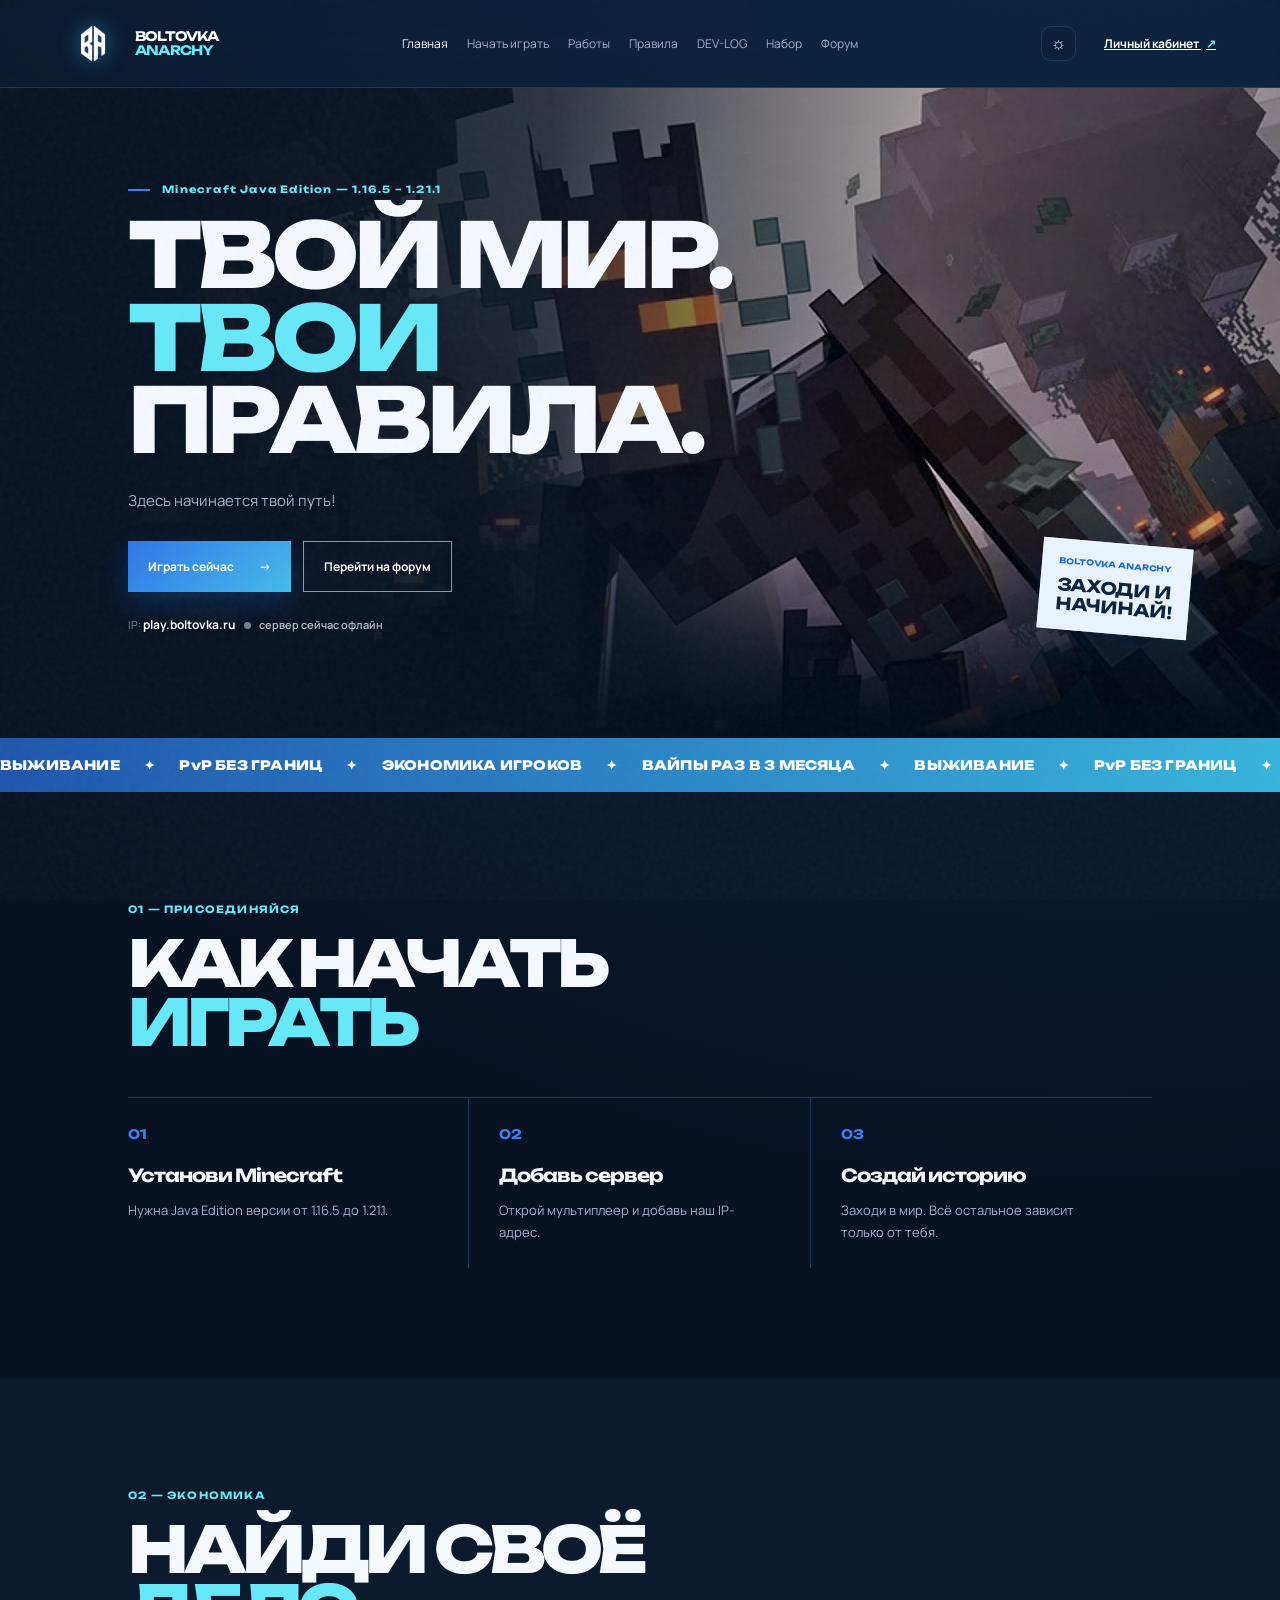
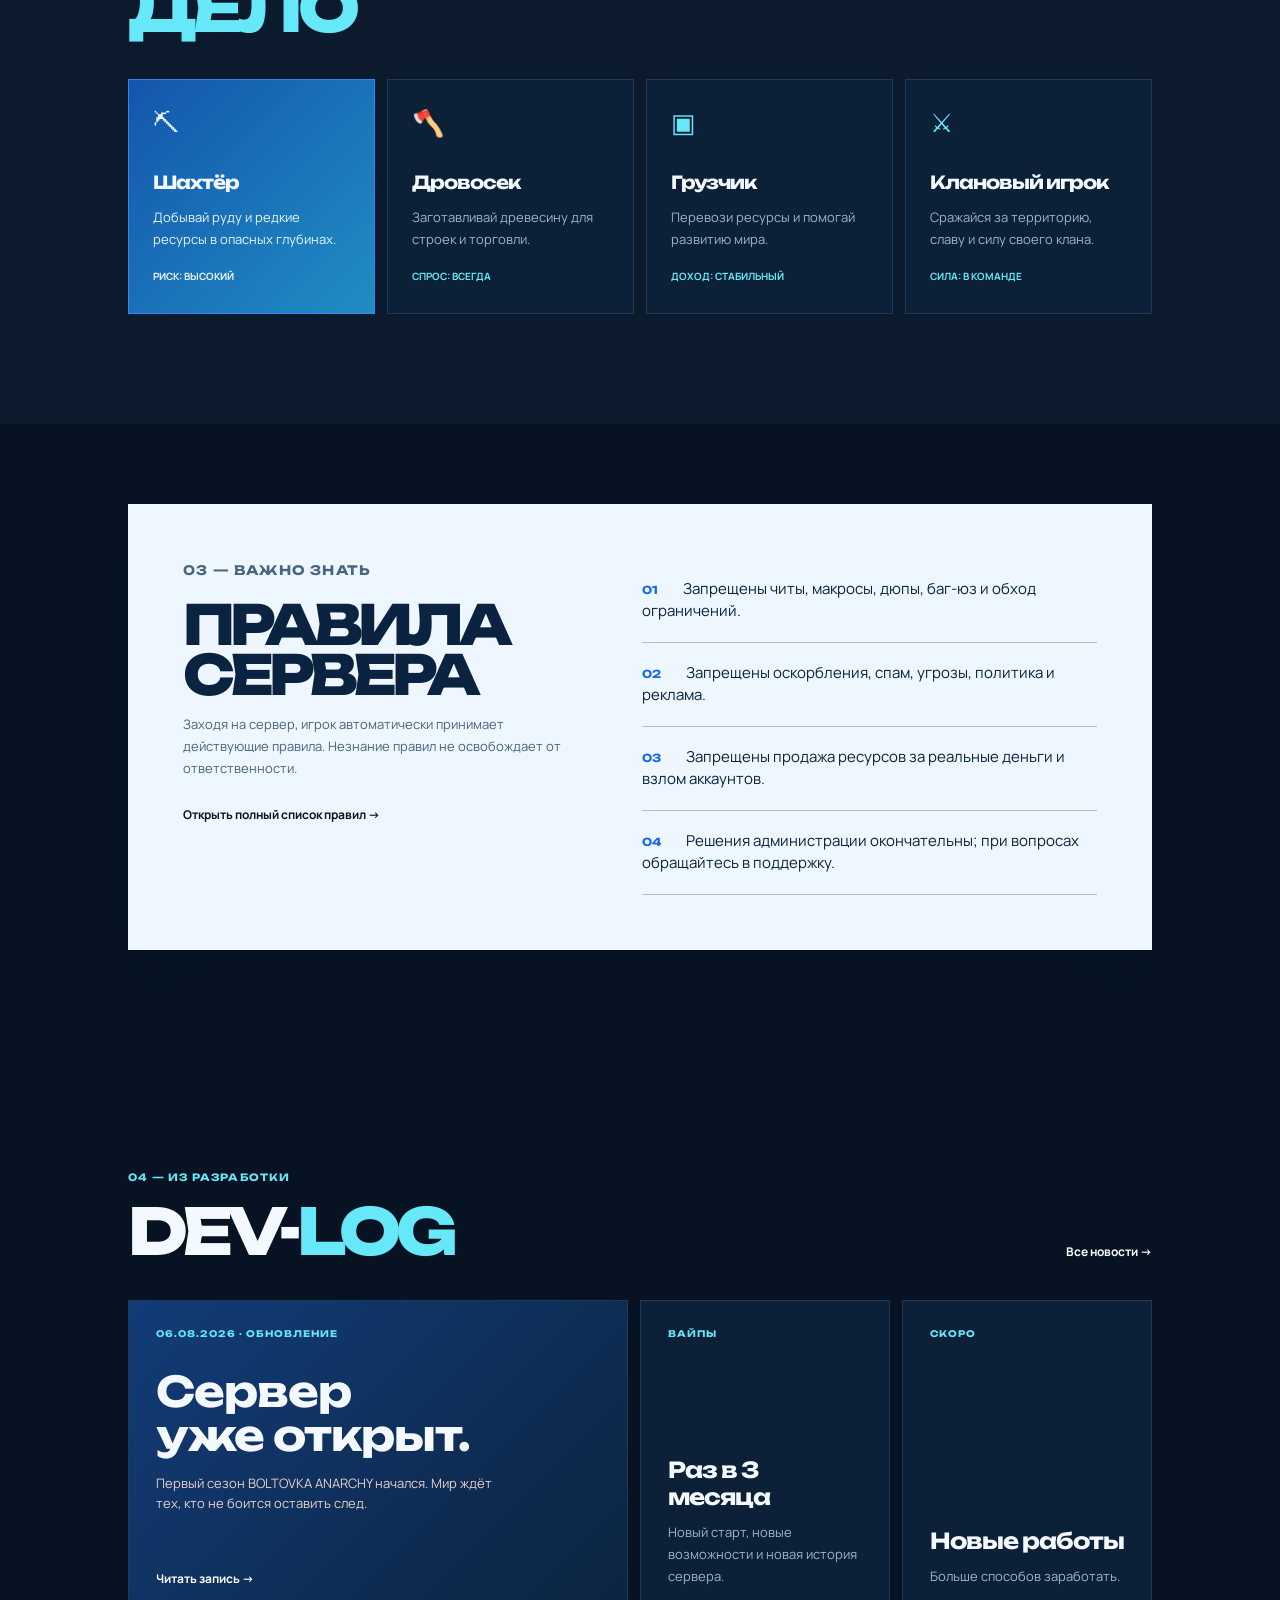
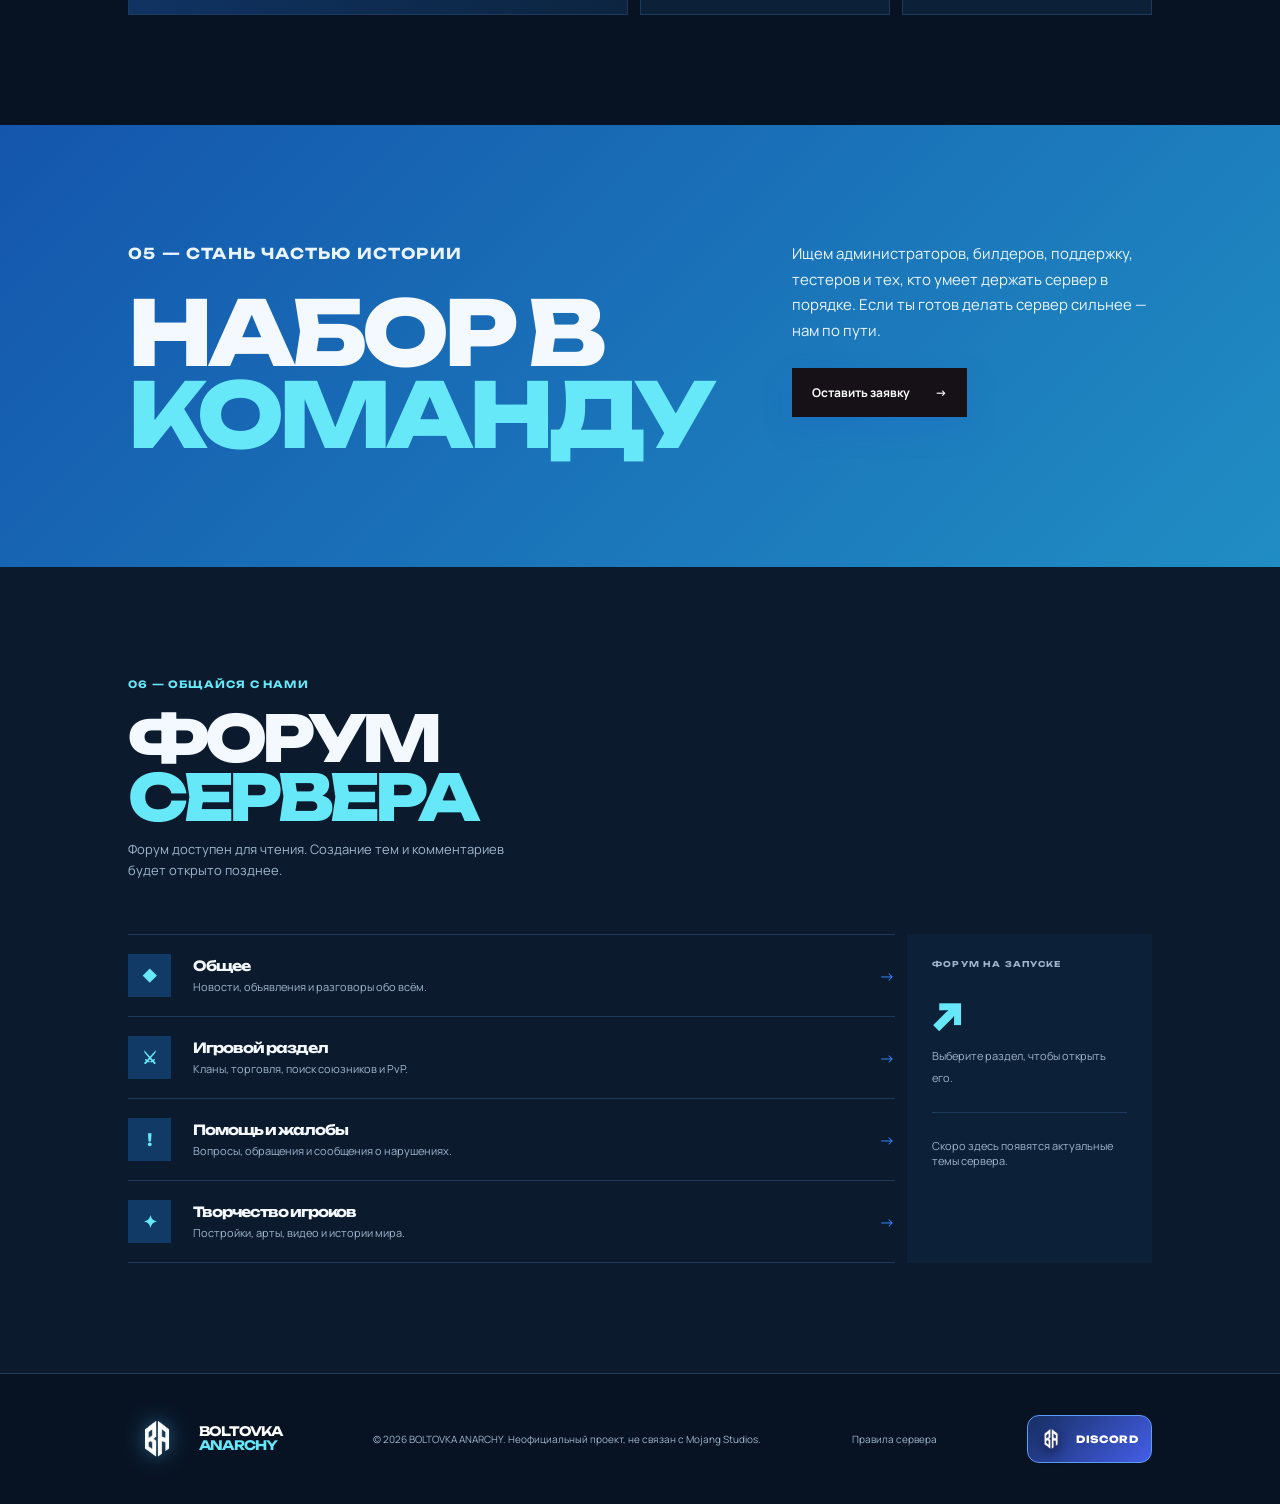
<file: index.html>
<!doctype html>
<html lang="ru">
  <head>
    <meta charset="UTF-8" />
    <meta name="viewport" content="width=device-width, initial-scale=1.0" />
    <meta name="theme-color" content="#081a33" />
    <meta name="description" content="Официальный форум Minecraft-сервера BOLTOVKA ANARCHY" />
    <title>BOLTOVKA ANARCHY — Minecraft форум</title>
    <link rel="icon" type="image/png" href="assets/boltovka-mark.png" />
    <link rel="preconnect" href="https://fonts.googleapis.com" />
    <link rel="preconnect" href="https://fonts.gstatic.com" crossorigin />
    <link href="https://fonts.googleapis.com/css2?family=Manrope:wght@400;500;600;700;800&family=Unbounded:wght@500;700;800&display=swap" rel="stylesheet" />
    <link rel="stylesheet" href="styles.css" />
    <script src="theme.js"></script>
  </head>
  <body>
    <div class="noise"></div>
    <header class="header">
      <a class="brand" href="#home" aria-label="BOLTOVKA ANARCHY — главная">
        <img class="brand-logo" src="assets/boltovka-mark.png" alt="" />
        <span>BOLTOVKA<br /><em>ANARCHY</em></span>
      </a>
      <button class="menu-toggle" aria-label="Открыть меню" aria-expanded="false">☰</button>
      <nav class="nav" aria-label="Основная навигация">
        <a class="active" href="#home">Главная</a>
        <a href="#start">Начать играть</a>
        <a href="#jobs">Работы</a>
        <a href="rules.html">Правила</a>
        <a href="#news">DEV-LOG</a>
        <a href="#apply">Набор</a>
        <a href="#forum">Форум</a>
      </nav>
      <button class="theme-toggle" type="button" aria-label="Переключить тему" title="Светлая / тёмная тема">☼</button>
      <a class="account-button" href="account.html">Личный кабинет <span>↗</span></a>
    </header>

    <main>
      <section class="hero" id="home">
        <div class="hero-grid"></div>
        <div class="hero-copy">
          <p class="eyebrow"><span></span> Minecraft Java Edition — 1.16.5 – 1.21.1</p>
          <h1>ТВОЙ МИР.<br /><i>ТВОИ</i> ПРАВИЛА.</h1>
          <p class="hero-text">Здесь начинается твой путь!</p>
          <div class="hero-actions">
            <button class="button primary" data-copy="play.boltovka.ru">Играть сейчас <b>→</b></button>
            <a class="button secondary" href="#forum">Перейти на форум</a>
          </div>
          <p class="server-ip">IP: <button data-copy="play.boltovka.ru">play.boltovka.ru</button><span class="online-dot offline" id="online-dot"></span><strong id="online-status">проверяем онлайн…</strong></p>
        </div>
        <div class="hero-art" aria-hidden="true">
          <div class="hero-photo"></div>
          <div class="floating-card"><small>BOLTOVKA ANARCHY</small><b>ЗАХОДИ И<br />НАЧИНАЙ!</b></div>
        </div>
      </section>

      <section class="ticker" aria-label="Особенности сервера"><div class="ticker-track"><div class="ticker-copy">ВЫЖИВАНИЕ <b>✦</b> PvP БЕЗ ГРАНИЦ <b>✦</b> ЭКОНОМИКА ИГРОКОВ <b>✦</b> ВАЙПЫ РАЗ В 3 МЕСЯЦА <b>✦</b> ВЫЖИВАНИЕ <b>✦</b> PvP БЕЗ ГРАНИЦ <b>✦</b> ЭКОНОМИКА ИГРОКОВ <b>✦</b> ВАЙПЫ РАЗ В 3 МЕСЯЦА <b>✦</b> ВЫЖИВАНИЕ <b>✦</b> PvP БЕЗ ГРАНИЦ <b>✦</b> ЭКОНОМИКА ИГРОКОВ <b>✦</b> ВАЙПЫ РАЗ В 3 МЕСЯЦА <b>✦</b></div><div class="ticker-copy" aria-hidden="true">ВЫЖИВАНИЕ <b>✦</b> PvP БЕЗ ГРАНИЦ <b>✦</b> ЭКОНОМИКА ИГРОКОВ <b>✦</b> ВАЙПЫ РАЗ В 3 МЕСЯЦА <b>✦</b> ВЫЖИВАНИЕ <b>✦</b> PvP БЕЗ ГРАНИЦ <b>✦</b> ЭКОНОМИКА ИГРОКОВ <b>✦</b> ВАЙПЫ РАЗ В 3 МЕСЯЦА <b>✦</b> ВЫЖИВАНИЕ <b>✦</b> PvP БЕЗ ГРАНИЦ <b>✦</b> ЭКОНОМИКА ИГРОКОВ <b>✦</b> ВАЙПЫ РАЗ В 3 МЕСЯЦА <b>✦</b></div></div></section>

      <section class="section start" id="start">
        <div class="section-title"><p class="eyebrow">01 — ПРИСОЕДИНЯЙСЯ</p><h2>КАК НАЧАТЬ<br /><i>ИГРАТЬ</i></h2></div>
        <div class="steps">
          <article><span>01</span><h3>Установи Minecraft</h3><p>Нужна Java Edition версии от 1.16.5 до 1.21.1.</p></article>
          <article><span>02</span><h3>Добавь сервер</h3><p>Открой мультиплеер и добавь наш IP-адрес.</p></article>
          <article><span>03</span><h3>Создай историю</h3><p>Заходи в мир. Всё остальное зависит только от тебя.</p></article>
        </div>
      </section>

      <section class="section jobs" id="jobs">
        <div class="section-title"><p class="eyebrow">02 — ЭКОНОМИКА</p><h2>НАЙДИ СВОЁ<br /><i>ДЕЛО</i></h2></div>
        <div class="job-grid">
          <article class="job-card accent"><span>⛏</span><h3>Шахтёр</h3><p>Добывай руду и редкие ресурсы в опасных глубинах.</p><b>Риск: высокий</b></article>
          <article class="job-card"><span>🪓</span><h3>Дровосек</h3><p>Заготавливай древесину для строек и торговли.</p><b>Спрос: всегда</b></article>
          <article class="job-card"><span>▣</span><h3>Грузчик</h3><p>Перевози ресурсы и помогай развитию мира.</p><b>Доход: стабильный</b></article>
          <article class="job-card"><span>⚔</span><h3>Клановый игрок</h3><p>Сражайся за территорию, славу и силу своего клана.</p><b>Сила: в команде</b></article>
        </div>
      </section>

      <section class="section rules" id="rules">
        <div class="rules-panel"><div><p class="eyebrow">03 — ВАЖНО ЗНАТЬ</p><h2>ПРАВИЛА<br />СЕРВЕРА</h2><p>Заходя на сервер, игрок автоматически принимает действующие правила. Незнание правил не освобождает от ответственности.</p><a href="rules.html" class="text-link">Открыть полный список правил →</a></div><ol><li><b>01</b> Запрещены читы, макросы, дюпы, баг-юз и обход ограничений.</li><li><b>02</b> Запрещены оскорбления, спам, угрозы, политика и реклама.</li><li><b>03</b> Запрещены продажа ресурсов за реальные деньги и взлом аккаунтов.</li><li><b>04</b> Решения администрации окончательны; при вопросах обращайтесь в поддержку.</li></ol></div>
      </section>

      <section class="section news" id="news">
        <div class="section-row"><div class="section-title"><p class="eyebrow">04 — ИЗ РАЗРАБОТКИ</p><h2>DEV-<i>LOG</i></h2></div><a class="text-link" href="#forum">Все новости →</a></div>
        <div class="news-grid"><article class="news-feature"><p>06.08.2026 · ОБНОВЛЕНИЕ</p><h3>Сервер<br />уже открыт.</h3><span>Первый сезон BOLTOVKA ANARCHY начался. Мир ждёт тех, кто не боится оставить след.</span><a href="#forum">Читать запись →</a></article><article class="news-card"><p>ВАЙПЫ</p><h3>Раз в 3 месяца</h3><span>Новый старт, новые возможности и новая история сервера.</span></article><article class="news-card"><p>СКОРО</p><h3>Новые работы</h3><span>Больше способов заработать.</span></article></div>
      </section>

      <section class="section apply" id="apply"><div><p class="eyebrow">05 — СТАНЬ ЧАСТЬЮ ИСТОРИИ</p><h2>НАБОР В<br /><i>КОМАНДУ</i></h2></div><div><p>Ищем администраторов, билдеров, поддержку, тестеров и тех, кто умеет держать сервер в порядке. Если ты готов делать сервер сильнее — нам по пути.</p><a class="button primary" href="apply.html">Оставить заявку <b>→</b></a></div></section>

      <section class="forum" id="forum">
        <div class="forum-head"><div><p class="eyebrow">06 — ОБЩАЙСЯ С НАМИ</p><h2>ФОРУМ<br /><i>СЕРВЕРА</i></h2><p class="forum-description">Форум доступен для чтения. Создание тем и комментариев будет открыто позднее.</p></div></div>
        <div class="forum-layout"><div class="forum-categories">
          <a class="forum-category" href="forum.html?section=general"><div class="forum-icon">◆</div><div><h3>Общее</h3><p>Новости, объявления и разговоры обо всём.</p></div><i>→</i></a>
          <a class="forum-category" href="forum.html?section=game"><div class="forum-icon">⚔</div><div><h3>Игровой раздел</h3><p>Кланы, торговля, поиск союзников и PvP.</p></div><i>→</i></a>
          <a class="forum-category" href="forum.html?section=help"><div class="forum-icon">!</div><div><h3>Помощь и жалобы</h3><p>Вопросы, обращения и сообщения о нарушениях.</p></div><i>→</i></a>
          <a class="forum-category" href="forum.html?section=creative"><div class="forum-icon">✦</div><div><h3>Творчество игроков</h3><p>Постройки, арты, видео и истории мира.</p></div><i>→</i></a>
        </div>
        <aside class="forum-side"><p class="eyebrow">ФОРУМ НА ЗАПУСКЕ</p><strong>↗</strong><span>Выберите раздел, чтобы открыть его.</span><hr /><p>Скоро здесь появятся актуальные темы сервера.</p></aside></div>
      </section>
    </main>

    <footer><a class="brand" href="#home"><img class="brand-logo" src="assets/boltovka-mark.png" alt="" /><span>BOLTOVKA<br /><em>ANARCHY</em></span></a><p>© 2026 BOLTOVKA ANARCHY. Неофициальный проект, не связан с Mojang Studios.</p><a href="rules.html">Правила сервера</a><a class="discord-button" href="https://discord.gg/6uun2yMdR" target="_blank" rel="noreferrer" aria-label="Открыть Discord BOLTOVKA ANARCHY"><img src="assets/boltovka-mark.png" alt="" /><span>DISCORD</span></a></footer>
    <div class="toast" role="status" aria-live="polite"></div>
    <script src="script.js"></script>
  </body>
</html>
</file>
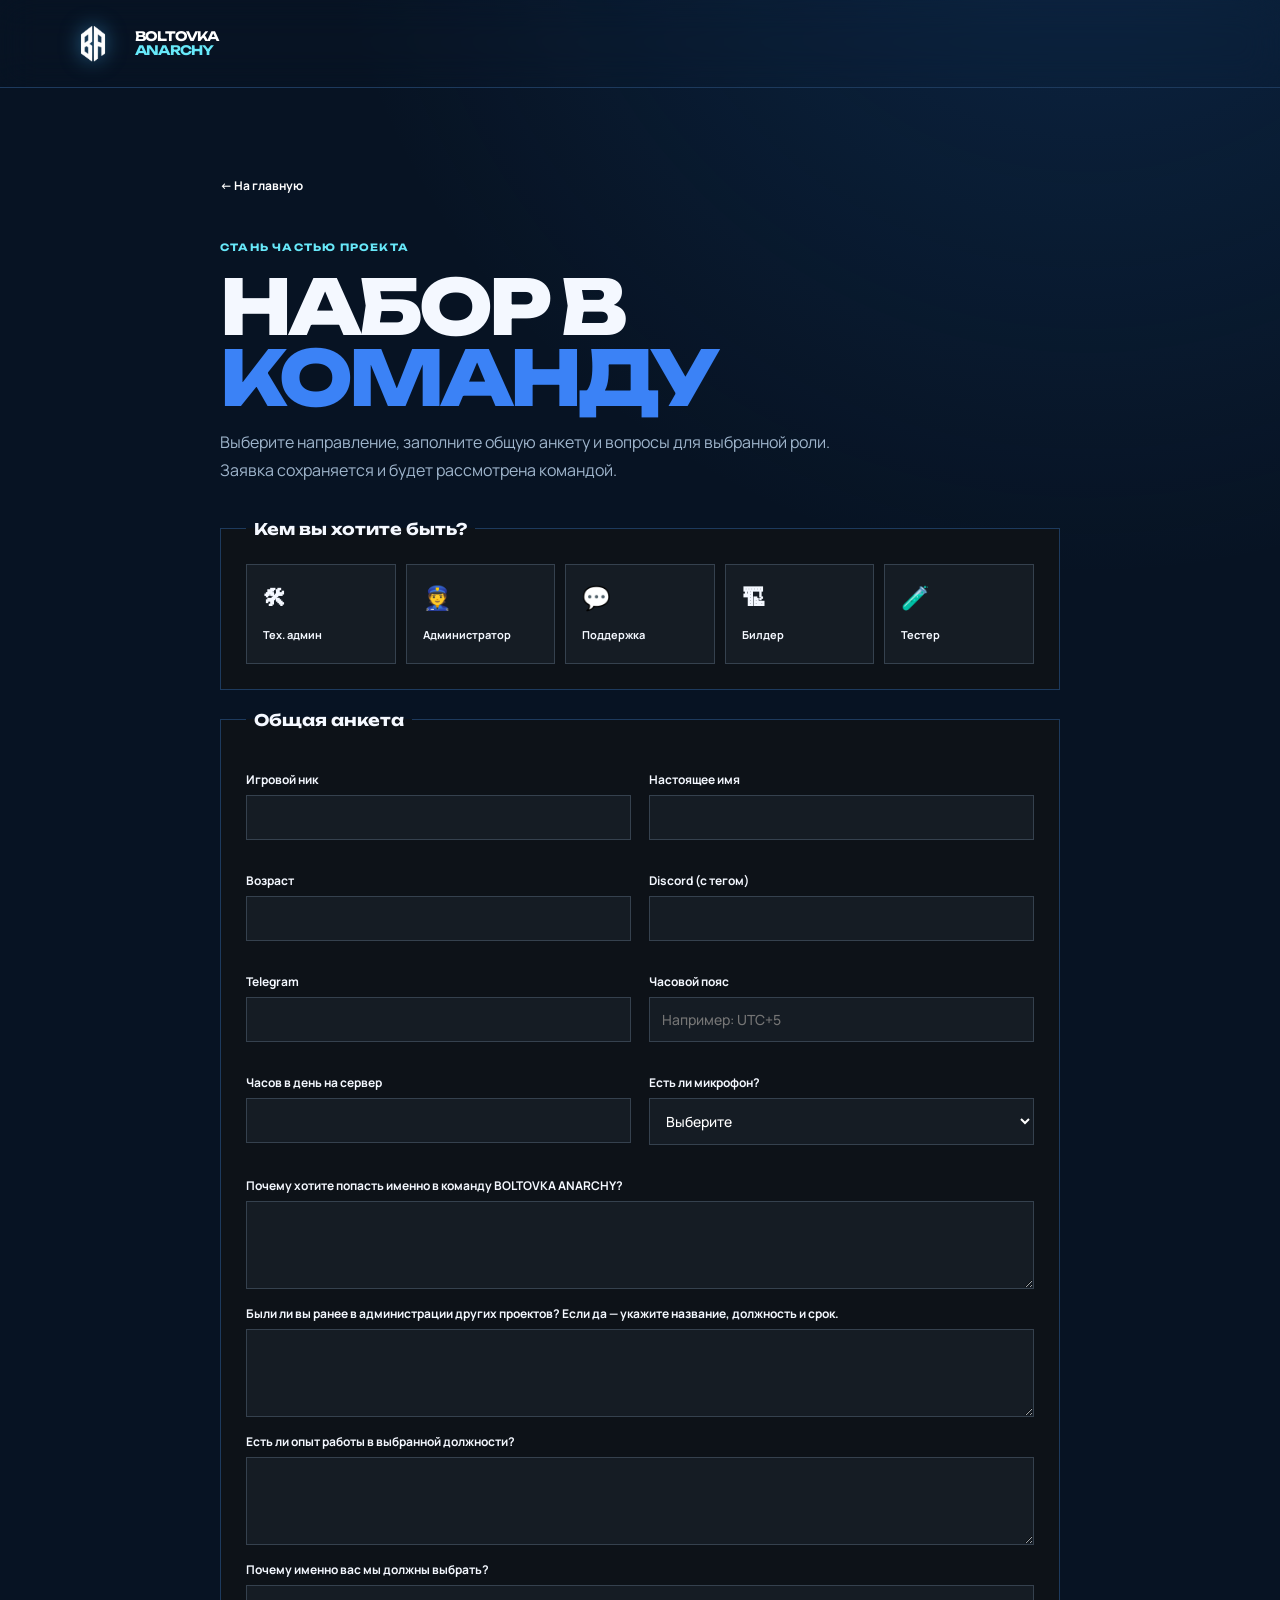
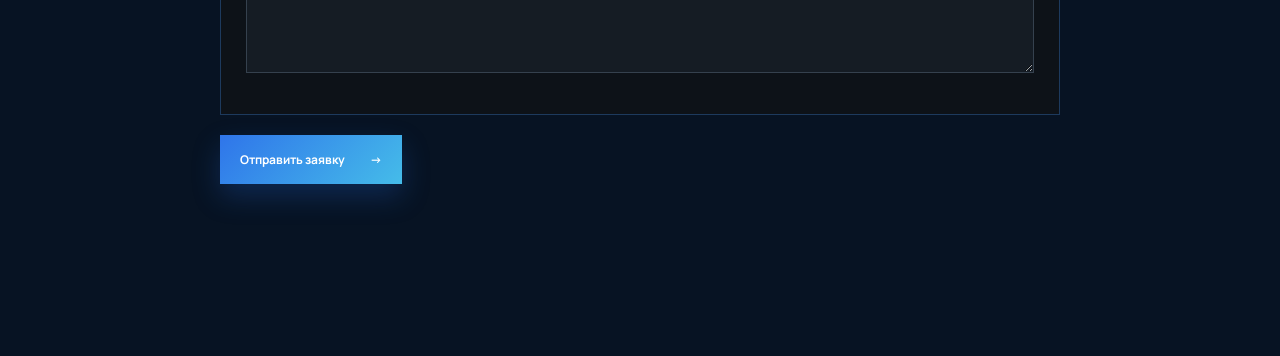
<file: apply.html>
<!doctype html><html lang="ru"><head><meta charset="UTF-8"><meta name="viewport" content="width=device-width,initial-scale=1"><title>Набор в команду — BOLTOVKA ANARCHY</title><link rel="preconnect" href="https://fonts.googleapis.com"><link rel="preconnect" href="https://fonts.gstatic.com" crossorigin><link href="https://fonts.googleapis.com/css2?family=Manrope:wght@400;500;600;700;800&family=Unbounded:wght@500;700;800&display=swap" rel="stylesheet"><link rel="stylesheet" href="styles.css"><link rel="icon" type="image/png" href="assets/boltovka-mark.png"></head><body><header class="header"><a class="brand" href="index.html"><img class="brand-logo" src="assets/boltovka-mark.png" alt=""><span>BOLTOVKA<br><em>ANARCHY</em></span></a></header><main class="form-page"><a class="text-link" href="index.html#apply">← На главную</a><p class="eyebrow" style="margin-top:45px">СТАНЬ ЧАСТЬЮ ПРОЕКТА</p><h1>НАБОР В<br><i>КОМАНДУ</i></h1><p class="form-lead">Выберите направление, заполните общую анкету и вопросы для выбранной роли. Заявка сохраняется и будет рассмотрена командой.</p><form id="application-form"><fieldset><legend>Кем вы хотите быть?</legend><div class="role-grid"><label><input type="radio" name="role" value="tech" required><span>🛠<b>Тех. админ</b></span></label><label><input type="radio" name="role" value="admin"><span>👮<b>Администратор</b></span></label><label><input type="radio" name="role" value="support"><span>💬<b>Поддержка</b></span></label><label><input type="radio" name="role" value="builder"><span>🏗<b>Билдер</b></span></label><label><input type="radio" name="role" value="tester"><span>🧪<b>Тестер</b></span></label></div></fieldset><fieldset><legend>Общая анкета</legend><div class="field-grid"><label>Игровой ник<input name="nickname" required maxlength="16" pattern="[A-Za-z0-9_]{3,16}"></label><label>Настоящее имя<input name="realName" required maxlength="80"></label><label>Возраст<input name="age" type="number" min="10" max="100" required></label><label>Discord (с тегом)<input name="discord" required maxlength="80"></label><label>Telegram<input name="telegram" required maxlength="80"></label><label>Часовой пояс<input name="timezone" required placeholder="Например: UTC+5"></label><label>Часов в день на сервер<input name="dailyHours" required></label><label>Есть ли микрофон?<select name="microphone" required><option value="">Выберите</option><option>Да</option><option>Нет</option></select></label></div><label>Почему хотите попасть именно в команду BOLTOVKA ANARCHY?<textarea name="motivation" required></textarea></label><label>Были ли вы ранее в администрации других проектов? Если да — укажите название, должность и срок.<textarea name="previousExperience" required></textarea></label><label>Есть ли опыт работы в выбранной должности?<textarea name="roleExperience" required></textarea></label><label>Почему именно вас мы должны выбрать?<textarea name="whyYou" required></textarea></label></fieldset><fieldset id="role-questions" hidden><legend id="role-title"></legend><div id="role-fields"></div></fieldset><button class="button primary" type="submit">Отправить заявку <b>→</b></button><p id="form-status" class="form-status" role="status"></p></form></main><script src="apply.js"></script></body></html>
</file>
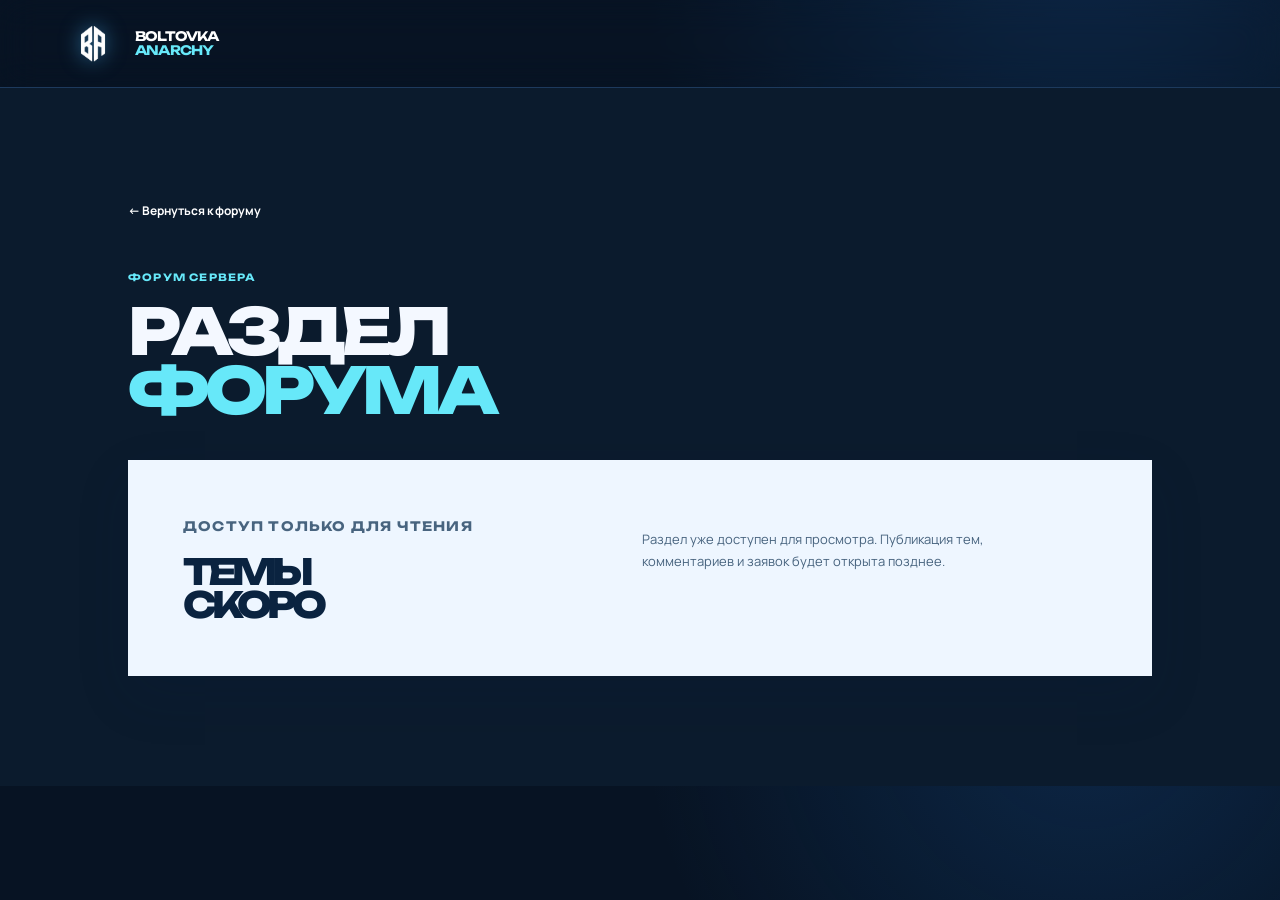
<file: forum.html>
<!doctype html>
<html lang="ru">
  <head>
    <meta charset="UTF-8" />
    <meta name="viewport" content="width=device-width, initial-scale=1.0" />
    <meta name="theme-color" content="#080b10" />
    <title>Форум — BOLTOVKA ANARCHY</title>
    <link rel="preconnect" href="https://fonts.googleapis.com" />
    <link rel="preconnect" href="https://fonts.gstatic.com" crossorigin />
    <link href="https://fonts.googleapis.com/css2?family=Manrope:wght@400;500;600;700;800&family=Unbounded:wght@500;700;800&display=swap" rel="stylesheet" />
    <link rel="stylesheet" href="styles.css" />
  <link rel="icon" type="image/png" href="assets/boltovka-mark.png"></head>
  <body>
    <header class="header"><a class="brand" href="index.html"><img class="brand-logo" src="assets/boltovka-mark.png" alt=""><span>BOLTOVKA<br /><em>ANARCHY</em></span></a></header>
    <main class="forum">
      <a class="text-link" href="index.html#forum">← Вернуться к форуму</a>
      <p class="eyebrow" style="margin-top:50px">ФОРУМ СЕРВЕРА</p>
      <h2>РАЗДЕЛ<br /><i>ФОРУМА</i></h2>
      <div class="rules-panel" style="margin-top:40px">
        <div><p class="eyebrow">ДОСТУП ТОЛЬКО ДЛЯ ЧТЕНИЯ</p><h2 style="font-size:36px">ТЕМЫ<br />СКОРО</h2></div>
        <p>Раздел уже доступен для просмотра. Публикация тем, комментариев и заявок будет открыта позднее.</p>
      </div>
    </main>
  </body>
</html>
</file>
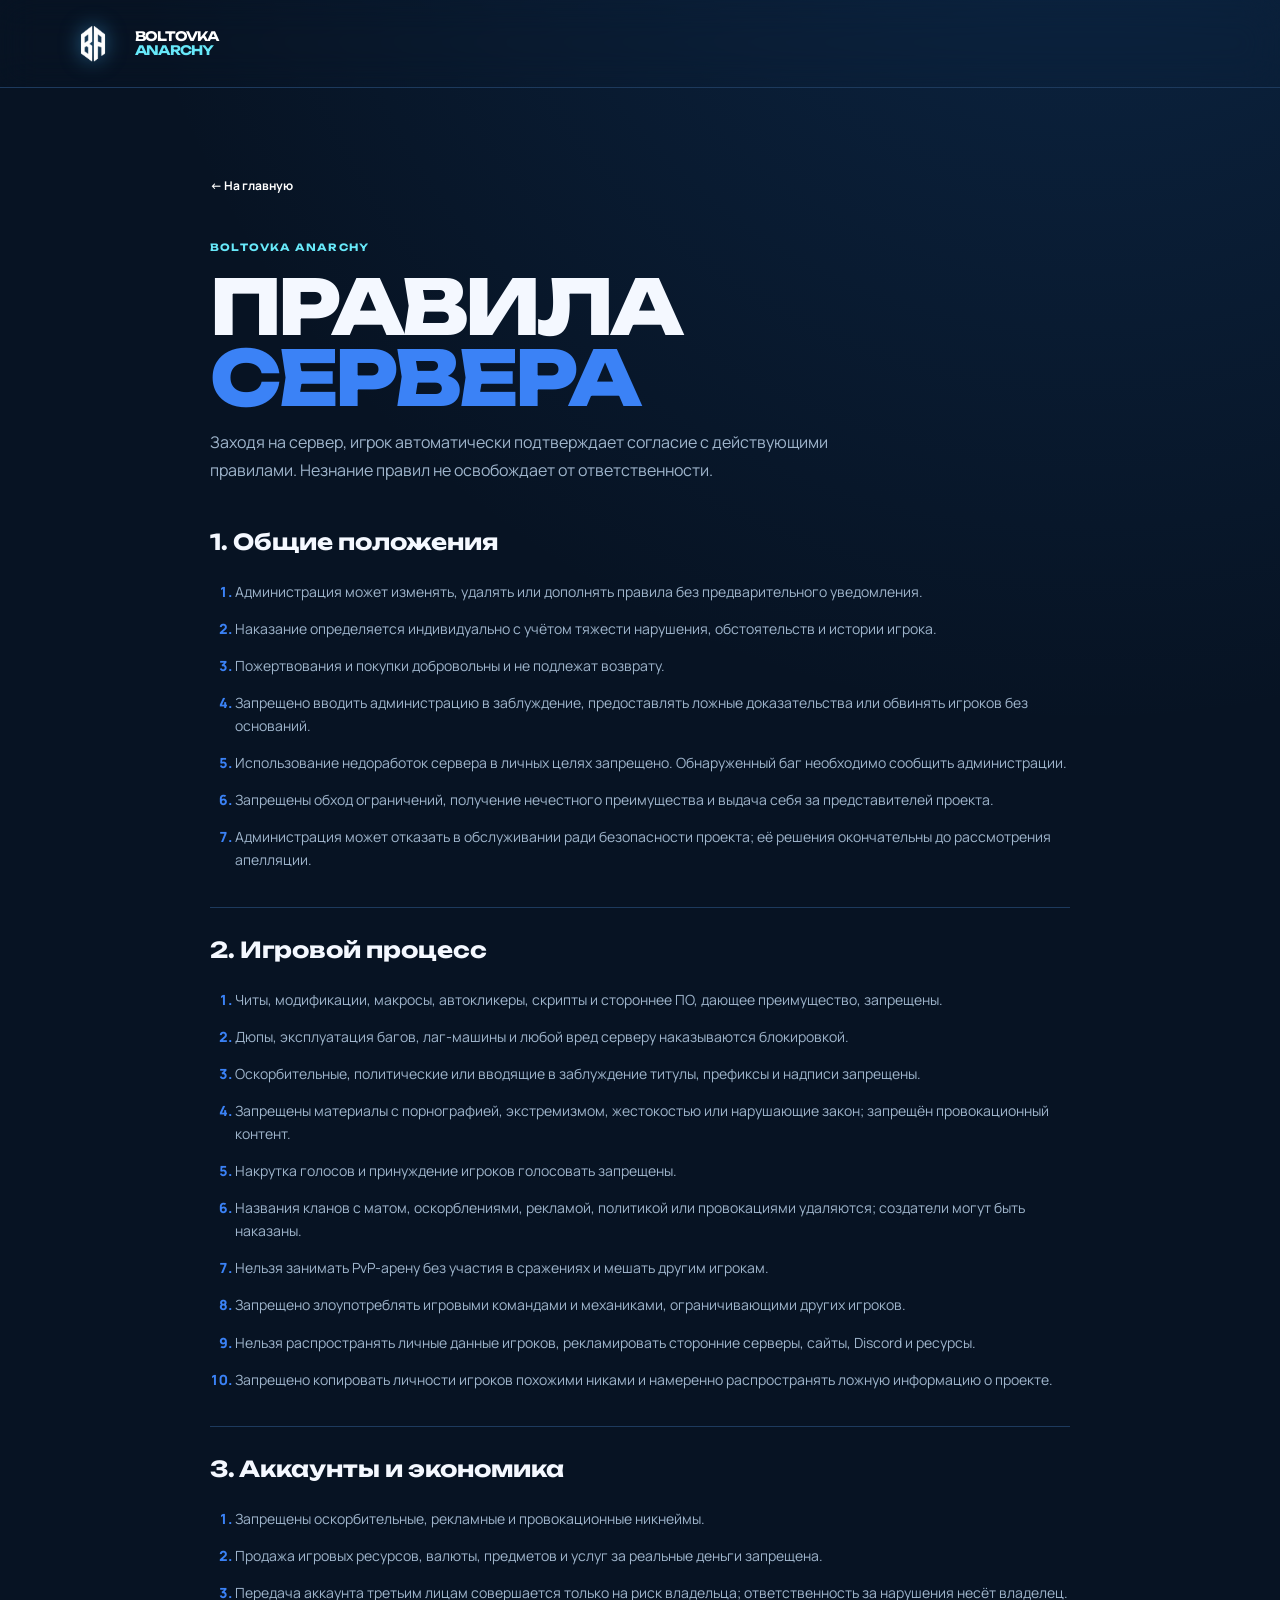
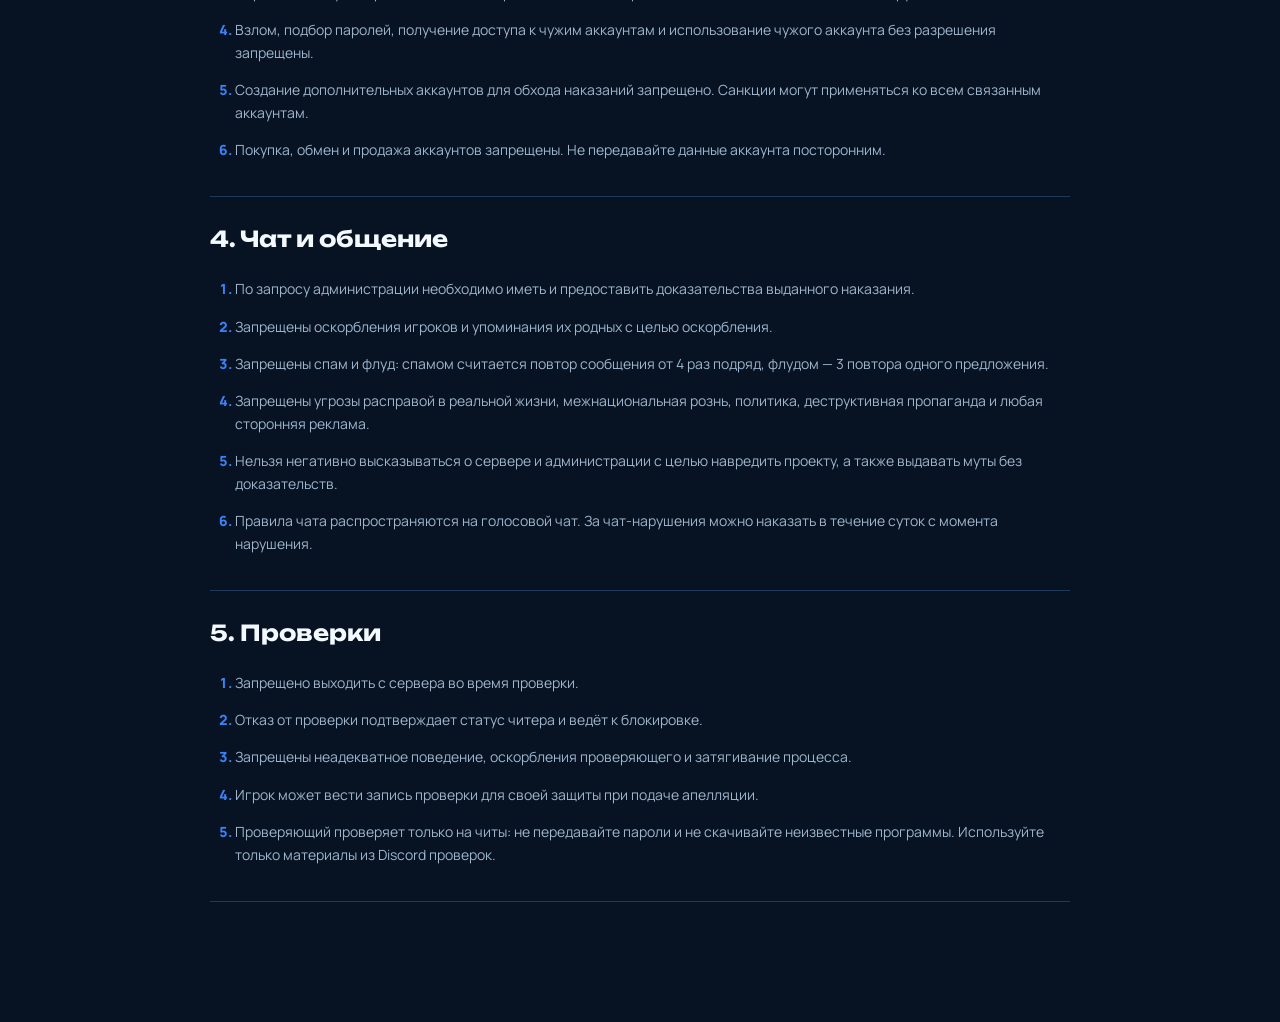
<file: rules.html>
<!doctype html><html lang="ru"><head><meta charset="UTF-8"><meta name="viewport" content="width=device-width,initial-scale=1"><title>Правила — BOLTOVKA ANARCHY</title><link rel="preconnect" href="https://fonts.googleapis.com"><link rel="preconnect" href="https://fonts.gstatic.com" crossorigin><link href="https://fonts.googleapis.com/css2?family=Manrope:wght@400;500;600;700;800&family=Unbounded:wght@500;700;800&display=swap" rel="stylesheet"><link rel="stylesheet" href="styles.css"><link rel="icon" type="image/png" href="assets/boltovka-mark.png"></head><body><header class="header"><a class="brand" href="index.html"><img class="brand-logo" src="assets/boltovka-mark.png" alt=""><span>BOLTOVKA<br><em>ANARCHY</em></span></a></header><main class="rules-page"><a class="text-link" href="index.html#rules">← На главную</a><p class="eyebrow" style="margin-top:45px">BOLTOVKA ANARCHY</p><h1>ПРАВИЛА<br><i>СЕРВЕРА</i></h1><p class="form-lead">Заходя на сервер, игрок автоматически подтверждает согласие с действующими правилами. Незнание правил не освобождает от ответственности.</p><section><h2>1. Общие положения</h2><ol><li>Администрация может изменять, удалять или дополнять правила без предварительного уведомления.</li><li>Наказание определяется индивидуально с учётом тяжести нарушения, обстоятельств и истории игрока.</li><li>Пожертвования и покупки добровольны и не подлежат возврату.</li><li>Запрещено вводить администрацию в заблуждение, предоставлять ложные доказательства или обвинять игроков без оснований.</li><li>Использование недоработок сервера в личных целях запрещено. Обнаруженный баг необходимо сообщить администрации.</li><li>Запрещены обход ограничений, получение нечестного преимущества и выдача себя за представителей проекта.</li><li>Администрация может отказать в обслуживании ради безопасности проекта; её решения окончательны до рассмотрения апелляции.</li></ol></section><section><h2>2. Игровой процесс</h2><ol><li>Читы, модификации, макросы, автокликеры, скрипты и стороннее ПО, дающее преимущество, запрещены.</li><li>Дюпы, эксплуатация багов, лаг-машины и любой вред серверу наказываются блокировкой.</li><li>Оскорбительные, политические или вводящие в заблуждение титулы, префиксы и надписи запрещены.</li><li>Запрещены материалы с порнографией, экстремизмом, жестокостью или нарушающие закон; запрещён провокационный контент.</li><li>Накрутка голосов и принуждение игроков голосовать запрещены.</li><li>Названия кланов с матом, оскорблениями, рекламой, политикой или провокациями удаляются; создатели могут быть наказаны.</li><li>Нельзя занимать PvP-арену без участия в сражениях и мешать другим игрокам.</li><li>Запрещено злоупотреблять игровыми командами и механиками, ограничивающими других игроков.</li><li>Нельзя распространять личные данные игроков, рекламировать сторонние серверы, сайты, Discord и ресурсы.</li><li>Запрещено копировать личности игроков похожими никами и намеренно распространять ложную информацию о проекте.</li></ol></section><section><h2>3. Аккаунты и экономика</h2><ol><li>Запрещены оскорбительные, рекламные и провокационные никнеймы.</li><li>Продажа игровых ресурсов, валюты, предметов и услуг за реальные деньги запрещена.</li><li>Передача аккаунта третьим лицам совершается только на риск владельца; ответственность за нарушения несёт владелец.</li><li>Взлом, подбор паролей, получение доступа к чужим аккаунтам и использование чужого аккаунта без разрешения запрещены.</li><li>Создание дополнительных аккаунтов для обхода наказаний запрещено. Санкции могут применяться ко всем связанным аккаунтам.</li><li>Покупка, обмен и продажа аккаунтов запрещены. Не передавайте данные аккаунта посторонним.</li></ol></section><section><h2>4. Чат и общение</h2><ol><li>По запросу администрации необходимо иметь и предоставить доказательства выданного наказания.</li><li>Запрещены оскорбления игроков и упоминания их родных с целью оскорбления.</li><li>Запрещены спам и флуд: спамом считается повтор сообщения от 4 раз подряд, флудом — 3 повтора одного предложения.</li><li>Запрещены угрозы расправой в реальной жизни, межнациональная рознь, политика, деструктивная пропаганда и любая сторонняя реклама.</li><li>Нельзя негативно высказываться о сервере и администрации с целью навредить проекту, а также выдавать муты без доказательств.</li><li>Правила чата распространяются на голосовой чат. За чат-нарушения можно наказать в течение суток с момента нарушения.</li></ol></section><section><h2>5. Проверки</h2><ol><li>Запрещено выходить с сервера во время проверки.</li><li>Отказ от проверки подтверждает статус читера и ведёт к блокировке.</li><li>Запрещены неадекватное поведение, оскорбления проверяющего и затягивание процесса.</li><li>Игрок может вести запись проверки для своей защиты при подаче апелляции.</li><li>Проверяющий проверяет только на читы: не передавайте пароли и не скачивайте неизвестные программы. Используйте только материалы из Discord проверок.</li></ol></section></main></body></html>
</file>
<file: styles.css>
:root{--bg:#080b10;--surface:#11161d;--line:#26303a;--text:#f5f3ed;--muted:#a7afb8;--red:#ff4c32;--lime:#b6fd55}*{box-sizing:border-box}html{scroll-behavior:smooth}body{margin:0;background:var(--bg);color:var(--text);font-family:Manrope,Arial,sans-serif}.noise{position:fixed;inset:0;pointer-events:none;opacity:.05;z-index:5;background-image:url("data:image/svg+xml,%3Csvg viewBox='0 0 180 180' xmlns='http://www.w3.org/2000/svg'%3E%3Cfilter id='n'%3E%3CfeTurbulence type='fractalNoise' baseFrequency='.9' numOctaves='4' stitchTiles='stitch'/%3E%3C/filter%3E%3Crect width='100%25' height='100%25' filter='url(%23n)' opacity='.8'/%3E%3C/svg%3E")}.header{height:78px;padding:0 5vw;display:flex;align-items:center;gap:28px;border-bottom:1px solid var(--line);position:sticky;top:0;z-index:10;background:rgba(8,11,16,.94);backdrop-filter:blur(16px)}.brand{display:flex;align-items:center;gap:10px;color:#fff;text-decoration:none;font:700 13px/1.05 Unbounded,sans-serif;letter-spacing:-.8px}.brand em{color:var(--red);font-style:normal}.brand-mark{display:grid;place-items:center;width:34px;height:34px;background:var(--red);clip-path:polygon(50% 0,100% 25%,100% 75%,50% 100%,0 75%,0 25%);font:800 20px/1 Unbounded}.nav{display:flex;gap:19px;margin:auto}.nav a{color:var(--muted);font-size:12px;text-decoration:none;white-space:nowrap}.nav a:hover,.nav a.active{color:#fff}.nav .active{color:var(--red)}.account-button,.button{border:0;cursor:pointer;font:700 12px Manrope;color:white}.account-button{background:none;padding:8px 0;white-space:nowrap}.account-button span{color:var(--red);margin-left:5px}.menu-toggle{display:none}.hero{min-height:630px;position:relative;overflow:hidden;display:flex;align-items:center;padding:80px 10vw}.hero-grid{position:absolute;inset:0;background:linear-gradient(#ffffff08 1px,transparent 1px),linear-gradient(90deg,#ffffff08 1px,transparent 1px);background-size:58px 58px;mask-image:linear-gradient(90deg,#000 30%,transparent 88%)}.hero-copy{max-width:660px;z-index:2}.eyebrow{font:700 10px/1.4 Unbounded,sans-serif;letter-spacing:1.2px;color:var(--red);margin:0 0 18px}.eyebrow span{display:inline-block;width:22px;height:2px;background:var(--red);vertical-align:middle;margin-right:9px}.hero h1,.section h2,.forum h2{font:800 clamp(44px,7vw,96px)/.92 Unbounded,sans-serif;letter-spacing:-5px;margin:0}.hero h1 i,.section h2 i,.forum h2 i{color:var(--red);font-style:normal}.hero-text{max-width:510px;color:var(--muted);line-height:1.7;font-size:15px;margin:27px 0}.hero-actions{display:flex;gap:12px}.button{display:inline-flex;gap:25px;align-items:center;justify-content:center;padding:16px 20px;text-decoration:none}.primary{background:var(--red)}.primary:hover{background:#ff684f}.secondary{border:1px solid #58616b;color:#fff;background:transparent}.server-ip{font-size:11px;color:#7e8994;margin-top:24px}.server-ip button{background:none;border:0;color:#fff;font:700 12px Manrope;padding:0;cursor:pointer}.online-dot{display:inline-block;width:7px;height:7px;border-radius:50%;background:var(--lime);margin:0 8px}.server-ip strong{font-weight:600;color:#b6bec6}.hero-art{position:absolute;right:0;top:0;width:55%;height:100%;background:radial-gradient(circle at 65% 25%,#8c3226 0 5%,#432221 24%,transparent 57%)}.sun{width:180px;height:180px;border-radius:50%;background:var(--red);position:absolute;right:23%;top:15%;box-shadow:0 0 90px #e5452b80}.mountain{position:absolute;bottom:0;clip-path:polygon(0 100%,45% 14%,57% 47%,77% 0,100% 100%);background:#161a21}.mountain-a{right:0;width:100%;height:55%}.mountain-b{right:20%;width:80%;height:42%;background:#232026}.character{position:absolute;right:21%;bottom:11%;width:150px;height:275px;filter:drop-shadow(0 15px 25px #000)}.character>*{position:absolute;background:#222a32;border:5px solid #10151b}.character .head{width:88px;height:84px;left:31px;top:0;background:#d89063}.character .body{width:100px;height:110px;left:25px;top:78px;background:#aa2d29}.arm{width:36px;height:117px;top:89px}.arm-left{left:0;transform:rotate(20deg)}.arm-right{right:0;transform:rotate(-24deg)}.leg{width:42px;height:100px;top:178px;background:#2b455a}.leg-left{left:28px}.leg-right{right:28px}.floating-card{position:absolute;right:7%;bottom:16%;padding:16px;background:#eff0e8;color:#0a0d10;transform:rotate(5deg);font:800 17px/1.1 Unbounded}.floating-card small{display:block;color:var(--red);font:700 8px Unbounded;margin-bottom:10px}.ticker{overflow:hidden;background:var(--red);color:#160704;white-space:nowrap;font:800 13px/54px Unbounded;letter-spacing:.2px}.ticker div{width:max-content;animation:ticker 22s linear infinite}.ticker span{margin:0 21px}.section{padding:110px 10vw}.section-title h2,.forum h2{font-size:clamp(39px,5vw,72px)}.steps{display:grid;grid-template-columns:repeat(3,1fr);border-top:1px solid var(--line);margin-top:45px}.steps article{padding:24px 35px 10px 0;border-right:1px solid var(--line);min-height:170px}.steps article+article{padding-left:30px}.steps article:last-child{border-right:0}.steps span{font:700 13px Unbounded;color:var(--red)}h3{font:700 18px Unbounded;margin:20px 0 11px;letter-spacing:-1px}.steps p,.job-card p,.rules-panel p,.news-card span,.apply p{font-size:13px;line-height:1.7;color:var(--muted)}.jobs{background:#0c1016}.job-grid{display:grid;grid-template-columns:repeat(4,1fr);gap:12px;margin-top:41px}.job-card{padding:24px;background:var(--surface);border:1px solid var(--line);min-height:235px;transition:.2s}.job-card:hover{transform:translateY(-6px);border-color:#6a3b35}.job-card>span{font-size:26px;color:var(--lime)}.job-card h3{margin-top:31px}.job-card b{font-size:10px;color:var(--lime);text-transform:uppercase}.job-card.accent{background:var(--red);border-color:var(--red)}.job-card.accent>span,.job-card.accent p,.job-card.accent b{color:#1b0c09}.rules{padding-top:80px}.rules-panel{display:grid;grid-template-columns:1fr 1.2fr;gap:80px;padding:55px;background:#e7e8e2;color:#101419}.rules-panel h2{font-size:55px}.rules-panel p{color:#4e5860;max-width:390px}.rules-panel ol{margin:0;padding:0;list-style:none}.rules-panel li{padding:19px 0;border-bottom:1px solid #b9bdb8;font-size:15px;line-height:1.5}.rules-panel li b{color:var(--red);font:700 11px Unbounded;margin-right:22px}.text-link{color:#fff;font:700 12px Manrope;text-decoration:none}.rules-panel .text-link{color:#101419;display:inline-block;margin-top:14px}.section-row,.forum-head{display:flex;justify-content:space-between;align-items:end}.news-grid{display:grid;grid-template-columns:2fr 1fr 1fr;gap:12px;margin-top:40px}.news-feature,.news-card{min-height:315px;padding:27px;background:var(--surface);border:1px solid var(--line);display:flex;flex-direction:column}.news-feature{background:linear-gradient(135deg,#6d241e,#241b20)}.news-feature p,.news-card p{font:700 9px Unbounded;color:var(--lime);letter-spacing:1px;margin:0}.news-feature h3{font-size:42px;line-height:1.05;margin:30px 0 15px}.news-feature span{color:#e8d0c9;font-size:13px;line-height:1.6;max-width:350px}.news-feature a{color:#fff;margin-top:auto;font:700 12px Manrope;text-decoration:none}.news-card h3{font-size:22px;margin-top:auto}.team{background:#0c1016}.team-grid{display:grid;grid-template-columns:repeat(4,1fr);gap:20px;margin-top:40px}.team-grid article{text-align:center}.avatar{height:170px;display:grid;place-items:center;font:800 60px Unbounded;background:#252b32;color:#fff;clip-path:polygon(50% 0,100% 18%,100% 82%,50% 100%,0 82%,0 18%)}.avatar.red{background:var(--red)}.avatar.gold{background:#b9853e}.avatar.green{background:#53845b}.team-grid h3{font-size:15px;margin-bottom:5px}.team-grid p{font-size:11px;color:var(--muted);margin:0}.apply{display:grid;grid-template-columns:1fr 1fr;gap:80px;background:var(--red)}.apply .eyebrow{color:#280b07}.apply p{color:#40120d;max-width:430px;font-size:15px;margin:6px 0 25px}.apply .primary{background:#151116}.forum{padding:110px 10vw;background:#0c1016}.forum-layout{display:grid;grid-template-columns:1fr 245px;gap:12px;margin-top:40px}.forum-categories{border-top:1px solid var(--line)}.forum-categories article{display:grid;grid-template-columns:48px 1fr 70px;gap:17px;align-items:center;padding:19px 0;border-bottom:1px solid var(--line)}.forum-icon{width:43px;height:43px;display:grid;place-items:center;background:#1d252e;color:var(--red);font:700 17px Unbounded}.forum-categories h3{font-size:14px;margin:0 0 5px}.forum-categories p{color:var(--muted);font-size:11px;margin:0}.forum-categories article>span{font-size:10px;color:var(--muted);text-align:right}.forum-side{background:#151b22;padding:25px}.forum-side .eyebrow{font-size:8px}.forum-side strong{display:block;font:800 44px Unbounded;color:var(--lime)}.forum-side span,.forum-side p{font-size:11px;color:var(--muted)}.forum-side hr{border:0;border-top:1px solid var(--line);margin:25px 0}.forum-side b{font-size:13px;color:#fff}footer{padding:36px 10vw;display:flex;align-items:center;justify-content:space-between;gap:20px;border-top:1px solid var(--line)}footer p,footer>a:not(.brand){color:var(--muted);font-size:10px;text-decoration:none}.toast{position:fixed;right:25px;bottom:25px;background:#eef0e9;color:#11171a;padding:14px 18px;font:700 12px Manrope;opacity:0;transform:translateY(15px);transition:.25s;z-index:20;pointer-events:none}.toast.show{opacity:1;transform:none}@keyframes ticker{to{transform:translateX(-50%)}}@media(max-width:900px){.header{padding:0 6vw}.nav{display:none;position:absolute;top:77px;left:0;right:0;background:#10151b;padding:22px 6vw;flex-direction:column;gap:17px;border-bottom:1px solid var(--line)}.nav.open{display:flex}.menu-toggle{display:block;margin-left:auto;background:none;border:0;color:#fff;font-size:21px}.account-button{display:none}.hero{padding:75px 7vw;min-height:620px}.hero-art{opacity:.52;width:100%}.hero-copy{max-width:580px}.job-grid,.team-grid{grid-template-columns:repeat(2,1fr)}.news-grid{grid-template-columns:1fr 1fr}.news-feature{grid-column:span 2}.rules-panel,.apply{grid-template-columns:1fr;gap:36px}.forum-layout{grid-template-columns:1fr}.forum-side{display:none}}@media(max-width:560px){.header{height:66px}.brand{font-size:10px}.brand-mark{width:28px;height:28px;font-size:16px}.nav{top:65px}.hero{padding:75px 7vw 60px;min-height:600px}.hero h1{letter-spacing:-3px}.hero-art{opacity:.3}.hero-actions{flex-direction:column;align-items:flex-start}.section,.forum{padding:75px 7vw}.steps{grid-template-columns:1fr}.steps article,.steps article+article{padding:20px 0;border-right:0;border-bottom:1px solid var(--line)}.job-grid,.team-grid,.news-grid{grid-template-columns:1fr}.news-feature{grid-column:span 1}.rules-panel{padding:32px 25px}.rules-panel h2{font-size:42px}.section-row,.forum-head{align-items:start;gap:20px;flex-direction:column}.forum-categories article{grid-template-columns:42px 1fr}.forum-categories article>span{display:none}.apply{gap:28px}.hero h1{font-size:52px}footer{padding:27px 7vw;align-items:flex-start;flex-direction:column;gap:12px}}

/* Forum and ticker refinements */
.ticker-track{display:flex;width:max-content;will-change:transform;animation:ticker 32s linear infinite}.ticker-copy{flex:none;display:block;padding-right:42px}.ticker-copy b{margin:0 21px;font-weight:800}.online-dot.offline{background:#77808a}.forum-description{font-size:13px;line-height:1.6;color:var(--muted);max-width:390px}.forum-category{display:grid;grid-template-columns:48px 1fr 40px;gap:17px;align-items:center;padding:19px 0;border-bottom:1px solid var(--line);text-decoration:none;color:inherit;transition:.2s}.forum-category:hover{padding-left:10px;background:#11161d}.forum-category i{font-style:normal;color:var(--red);text-align:right}@media(max-width:560px){.forum-category{grid-template-columns:42px 1fr}.forum-category i{display:none}}

.form-page{max-width:900px;margin:auto;padding:85px 30px 120px}.form-page h1{font:800 clamp(44px,7vw,76px)/.93 Unbounded;margin:0;letter-spacing:-4px}.form-page h1 i{color:var(--red);font-style:normal}.form-lead{color:var(--muted);max-width:630px;line-height:1.7}.form-page form{margin-top:35px}.form-page fieldset{border:1px solid var(--line);margin:20px 0;padding:25px;background:#0d1218}.form-page legend{font:700 16px Unbounded;padding:0 8px}.form-page label{display:block;font-size:12px;font-weight:700;margin:16px 0}.field-grid{display:grid;grid-template-columns:1fr 1fr;gap:0 18px}.form-page input,.form-page textarea,.form-page select{display:block;width:100%;background:#151c24;border:1px solid #35414e;color:#fff;font:500 14px Manrope;padding:12px;margin-top:7px}.form-page textarea{min-height:88px;resize:vertical}.role-grid{display:grid;grid-template-columns:repeat(5,1fr);gap:10px}.role-grid label{margin:0;cursor:pointer}.role-grid input{position:absolute;opacity:0}.role-grid span{display:grid;gap:10px;min-height:100px;padding:16px;background:#151c24;border:1px solid #35414e;font-size:23px}.role-grid b{font-size:11px}.role-grid input:checked+span{border-color:var(--red);background:#3a201d}.form-status{color:var(--lime);min-height:20px}.auth-tabs{display:flex;gap:8px;margin-top:35px}.auth-tabs button{background:#161d25;color:var(--muted);border:1px solid var(--line);padding:12px 22px;font:700 12px Manrope;cursor:pointer}.auth-tabs button.active{background:var(--red);border-color:var(--red);color:#fff}.auth-panel{max-width:480px;margin-top:25px}.auth-panel h2{font:700 25px Unbounded}.account-page .form-page{max-width:600px}@media(max-width:600px){.form-page{padding:60px 20px}.field-grid,.role-grid{grid-template-columns:1fr}.role-grid span{min-height:70px;grid-template-columns:35px 1fr;align-items:center}.form-page h1{letter-spacing:-3px}}
.apply h2 i{color:#151116}.account-page{max-width:600px}
.rules-page{max-width:920px;margin:auto;padding:85px 30px 120px}.rules-page h1{font:800 clamp(44px,7vw,76px)/.93 Unbounded;margin:0;letter-spacing:-4px}.rules-page h1 i{color:var(--red);font-style:normal}.rules-page section{padding:28px 0;border-bottom:1px solid var(--line)}.rules-page h2{font:700 22px Unbounded;margin:0 0 18px}.rules-page ol{padding-left:25px;margin:0}.rules-page li{color:var(--muted);font-size:14px;line-height:1.65;padding:7px 0}.rules-page li::marker{color:var(--red);font-weight:800}@media(max-width:600px){.rules-page{padding:60px 20px}.rules-page h1{letter-spacing:-3px}.rules-page h2{font-size:18px}}

/* Blue / white visual system */
:root{--bg:#071323;--surface:#0c2038;--line:#1d3a5d;--text:#f4f8ff;--muted:#9fb5cc;--red:#3b82f6;--lime:#67e8f9;--ink:#071323}
:root[data-theme="light"]{--bg:#edf5ff;--surface:#fff;--line:#c9d9ec;--text:#0b2442;--muted:#526d8b;--red:#1769e8;--lime:#087b9a;--ink:#071323}
body{background:radial-gradient(circle at 85% -10%,#1b61ae40,transparent 32%),var(--bg);transition:background .25s,color .25s}
.header{background:transparent;border-bottom:1px solid var(--line);backdrop-filter:blur(18px)}.brand-logo{width:37px;height:37px;border-radius:11px;object-fit:cover;box-shadow:0 0 22px #3b82f655}.brand em{color:var(--lime)}
.theme-toggle{width:35px;height:35px;display:grid;place-items:center;border:1px solid var(--line);border-radius:10px;background:var(--surface);color:var(--text);cursor:pointer;font-size:17px}.theme-toggle:hover{border-color:var(--red);box-shadow:0 0 18px #3b82f666}.nav .active,.nav a:hover,.account-button span,.eyebrow,.hero h1 i,.section h2 i,.forum h2 i{color:var(--lime)}
.hero{min-height:650px;background:linear-gradient(90deg,var(--bg) 18%,transparent 64%,var(--bg) 100%)}.hero-grid{background:linear-gradient(#83b6ff12 1px,transparent 1px),linear-gradient(90deg,#83b6ff12 1px,transparent 1px)}.hero-art{width:58%;background:none}.hero-photo{position:absolute;inset:0;background:linear-gradient(90deg,var(--bg) 0%,transparent 38%,#06122235 100%),linear-gradient(0deg,var(--bg) 0%,transparent 35%),url('assets/hero-warden.jpg') center/cover no-repeat;filter:saturate(.85) contrast(1.08)}.floating-card{background:#eaf4ff;color:#0a2140;border:1px solid #fff9;box-shadow:0 15px 45px #001a3d88}.floating-card small{color:#1769e8}
.primary{background:linear-gradient(135deg,#2f75ea,#45bce9);box-shadow:0 12px 28px #2264cf45}.primary:hover{background:#60a5fa}.secondary{border-color:#6e9fd1;background:#0a1b3044}.ticker{background:linear-gradient(90deg,#1e55ac,#37b4de);color:#fff}.jobs,.forum{background:#0b1b2d}.job-card,.news-card,.news-feature,.forum-side{background:var(--surface);border-color:var(--line)}.job-card:hover{border-color:var(--red);box-shadow:0 15px 30px #061d3d55}.job-card.accent,.apply{background:linear-gradient(135deg,#1456ad,#208dc3)}.job-card.accent>span,.job-card.accent p,.job-card.accent b,.apply .eyebrow,.apply p{color:#e9f5ff}.rules-panel{background:#eef6ff;color:#0a2340;box-shadow:0 20px 50px #001a3d24}.rules-panel p{color:#48647f}.rules-panel li b{color:#1769e8}.news-feature{background:linear-gradient(135deg,#123c78,#0c243f)}.forum-icon{background:#123a67;color:var(--lime)}
.discord-button{display:inline-flex;align-items:center;gap:9px;padding:7px 13px 7px 7px;border:1px solid #5b9dfb;border-radius:12px;background:linear-gradient(135deg,#172f62,#445ee8);color:white!important;font:800 11px Unbounded,sans-serif;text-decoration:none;letter-spacing:.4px;transition:transform .2s,box-shadow .2s}.discord-button img{width:32px;height:32px;border-radius:9px;object-fit:cover;filter:drop-shadow(0 5px 7px #030722)}.discord-button:hover{transform:translateY(-4px) scale(1.04);box-shadow:0 0 14px #fff8,0 0 35px #5476ff,0 14px 28px #1624a966}
.cabinet{margin-top:35px;padding:34px;border:1px solid var(--line);background:var(--surface);box-shadow:0 22px 60px #0018332e}.cabinet-head{display:flex;align-items:center;gap:20px}.skin-head{width:92px;height:92px;image-rendering:pixelated;background:#0b2442;border:1px solid var(--line)}.cabinet-label,.cabinet-grid span{font:700 10px Unbounded;color:var(--muted)}.cabinet-head h2{font:800 32px Unbounded;margin:7px 0}.cabinet-status{font-size:12px;color:var(--lime)}.cabinet-grid{display:grid;grid-template-columns:repeat(4,1fr);gap:10px;margin:30px 0 15px}.cabinet-grid article{padding:17px;background:var(--bg);border:1px solid var(--line)}.cabinet-grid b{display:block;font:700 18px Manrope;margin-top:9px}.cabinet-note{font-size:11px;color:var(--muted)}
@media(max-width:700px){.theme-toggle{margin-left:auto}.cabinet{padding:22px}.cabinet-grid{grid-template-columns:repeat(2,1fr)}.hero-art{width:100%}.hero-photo{opacity:.55}.floating-card{right:7%;bottom:10%}.discord-button{align-self:flex-start}}

/* Full-bleed hero and transparent enlarged brand mark */
.hero-art{inset:0;width:100%;height:100%;z-index:0}.hero-photo{background-position:center;background-size:cover}.hero-copy{position:relative;z-index:2}.hero::after{content:"";position:absolute;inset:0;background:linear-gradient(90deg,var(--bg) 0%,color-mix(in srgb,var(--bg),transparent 22%) 43%,transparent 72%);z-index:1;pointer-events:none}.brand-logo{width:58px;height:58px;border-radius:0;object-fit:contain;mix-blend-mode:screen;filter:drop-shadow(0 0 10px #46b9ff88);box-shadow:none}.brand{gap:13px}.header{min-height:88px}
@media(max-width:700px){.hero-photo{background-position:64% center}.hero::after{background:linear-gradient(90deg,var(--bg) 0%,color-mix(in srgb,var(--bg),transparent 13%) 78%)}.brand-logo{width:45px;height:45px}.header{min-height:72px}}
</file>
